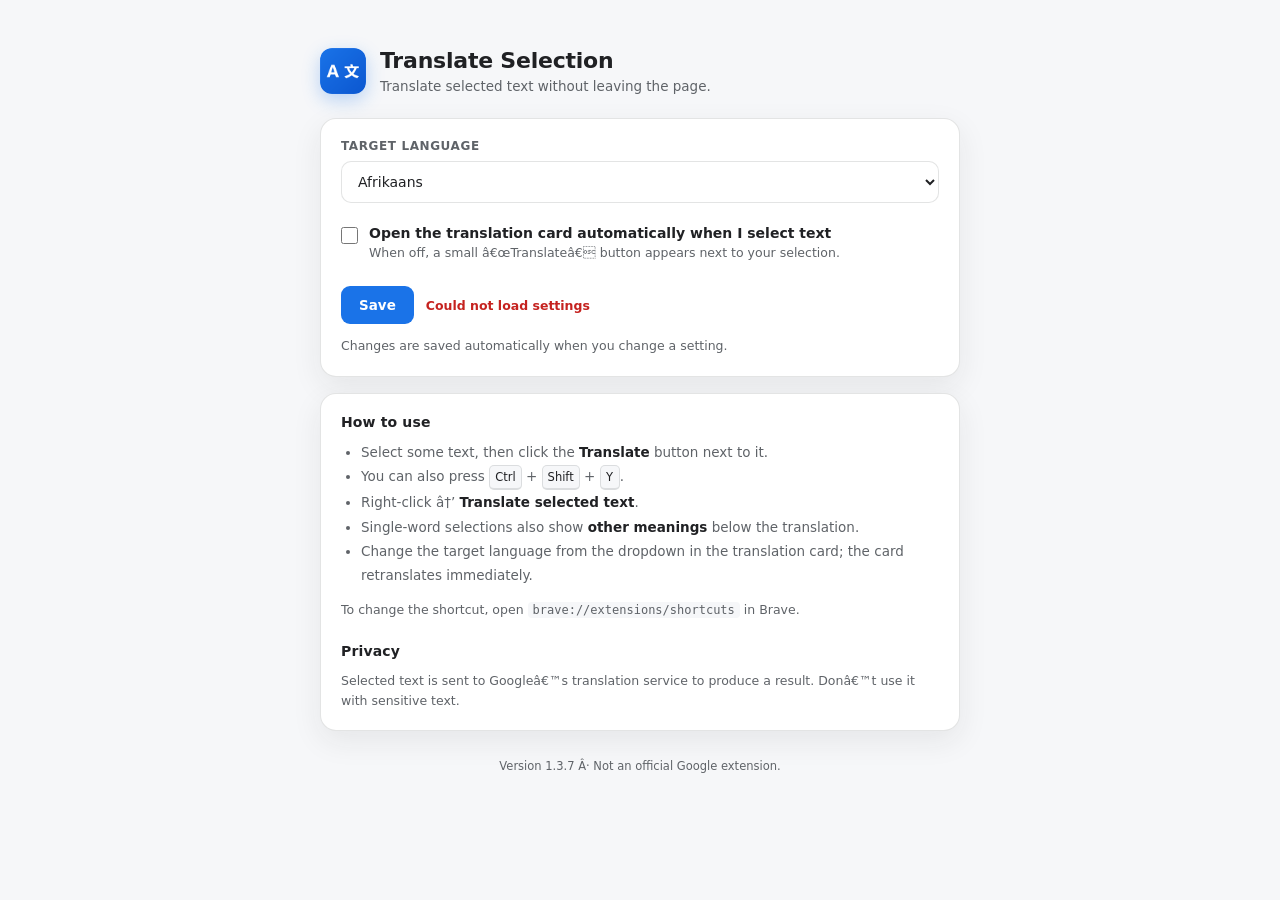
<file: options.html>
<!doctype html>
<html lang="en">
  <head>
    <meta charset="utf-8" />
    <meta name="viewport" content="width=device-width, initial-scale=1" />
    <title>Translate Selection â€” Settings</title>
    <link rel="stylesheet" href="options.css" />
  </head>
  <body>
    <main class="wrap">
      <header class="hero">
        <img
          class="logo"
          src="icons/icon128.png"
          alt=""
          aria-hidden="true"
        />
        <div>
          <h1>Translate Selection</h1>
          <p>Translate selected text without leaving the page.</p>
        </div>
      </header>

      <section class="card">
        <label class="field" for="targetLang">
          <span class="field-label">Target language</span>
          <select id="targetLang"></select>
        </label>

        <label class="check">
          <input id="autoTranslate" type="checkbox" />
          <span>
            <span class="check-title">
              Open the translation card automatically when I select text
            </span>
            <span class="check-hint">
              When off, a small â€œTranslateâ€ button appears next to your selection.
            </span>
          </span>
        </label>

        <div class="actions">
          <button id="save" class="save" type="button">Save</button>
          <span id="status" class="status" role="status" aria-live="polite"></span>
        </div>
        <p class="note">Changes are saved automatically when you change a setting.</p>
      </section>

      <section class="card help">
        <h2>How to use</h2>
        <ul>
          <li>Select some text, then click the <strong>Translate</strong> button next to it.</li>
          <li>
            You can also press <kbd>Ctrl</kbd> + <kbd>Shift</kbd> + <kbd>Y</kbd>.
          </li>
          <li>Right-click â†’ <strong>Translate selected text</strong>.</li>
          <li>
            Single-word selections also show <strong>other meanings</strong> below
            the translation.
          </li>
          <li>
            Change the target language from the dropdown in the translation
            card; the card retranslates immediately.
          </li>
        </ul>
        <p class="note">
          To change the shortcut, open
          <code>brave://extensions/shortcuts</code> in Brave.
        </p>

        <h2>Privacy</h2>
        <p class="note">
          Selected text is sent to Googleâ€™s translation service to produce a
          result. Donâ€™t use it with sensitive text.
        </p>
      </section>

      <footer class="foot">
        Version 1.3.7 Â· Not an official Google extension.
      </footer>
    </main>

    <script src="languages.js"></script>
    <script src="options.js"></script>
  </body>
</html>
</file>
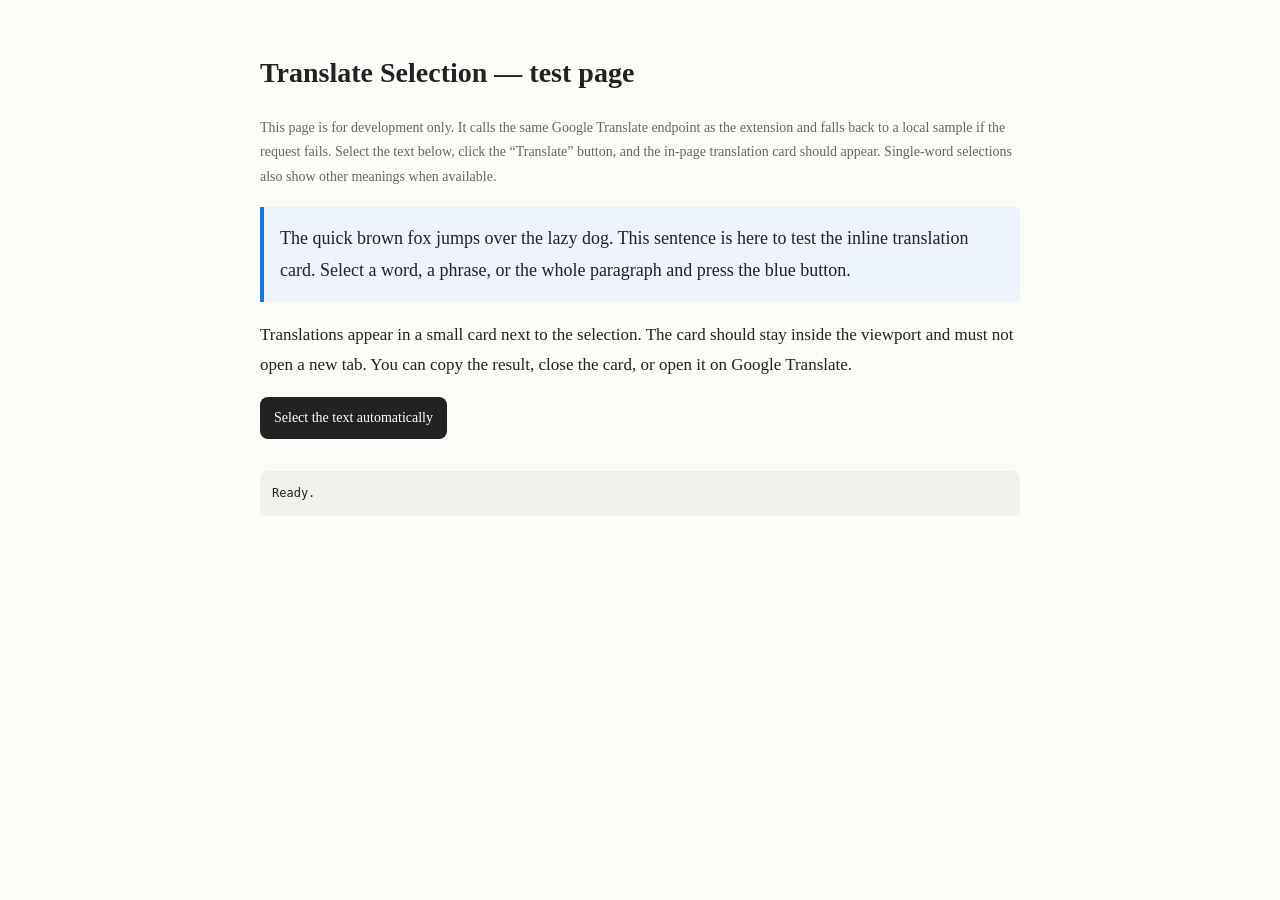
<file: test/harness.html>
<!doctype html>
<html lang="en">
  <head>
    <meta charset="utf-8" />
    <meta name="viewport" content="width=device-width, initial-scale=1" />
    <title>Translate Selection — local test</title>
    <style>
      body {
        max-width: 760px;
        margin: 48px auto;
        padding: 0 20px;
        background: #fbfbf8;
        color: #222;
        font-family: Georgia, "Times New Roman", serif;
        line-height: 1.75;
      }
      h1 {
        font-size: 28px;
      }
      #p1 {
        padding: 16px;
        border-left: 4px solid #1a73e8;
        background: #eef4fe;
        font-size: 18px;
      }
      #p2 {
        font-size: 17px;
      }
      button {
        padding: 9px 14px;
        border: 0;
        border-radius: 8px;
        background: #222;
        color: #fff;
        font: inherit;
        font-size: 14px;
        cursor: pointer;
      }
      #log {
        margin-top: 32px;
        padding: 12px;
        border-radius: 8px;
        background: #f0f0ec;
        font-family: Consolas, monospace;
        font-size: 12px;
        white-space: pre-wrap;
      }
      .note {
        color: #666;
        font-size: 14px;
      }
    </style>
  </head>
  <body>
    <h1>Translate Selection — test page</h1>
    <p class="note">
      This page is for development only. It calls the same Google Translate
      endpoint as the extension and falls back to a local sample if the request
      fails. Select the text below, click the “Translate” button, and the
      in-page translation card should appear. Single-word selections also show
      other meanings when available.
    </p>

    <p id="p1">
      The quick brown fox jumps over the lazy dog. This sentence is here to test
      the inline translation card. Select a word, a phrase, or the whole
      paragraph and press the blue button.
    </p>

    <p id="p2">
      Translations appear in a small card next to the selection. The card should
      stay inside the viewport and must not open a new tab. You can copy the
      result, close the card, or open it on Google Translate.
    </p>

    <button id="selectButton" type="button">Select the text automatically</button>
    <pre id="log">Ready.</pre>

    <script>
      const MOCK_WORDS = {
        select: 'seç',
        word: 'kelime',
        phrase: 'ifade',
        whole: 'tamamı',
        paragraph: 'paragraf',
        press: 'bas',
        the: '(belirli tanımlık)',
        blue: 'mavi',
        button: 'düğme',
        quick: 'hızlı',
        brown: 'kahverengi',
        fox: 'tilki',
        jumps: 'zıplar',
        over: 'üzerinden',
        lazy: 'tembel',
        dog: 'köpek',
        this: 'bu',
        sentence: 'cümle',
        is: 'dir',
        here: 'burada',
        to: '-e/-a',
        test: 'test etmek',
        inline: 'satır içi',
        translation: 'çeviri',
        translations: 'çeviriler',
        card: 'kart',
        appear: 'görünür',
        in: 'içinde',
        a: 'bir',
        small: 'küçük',
        next: 'yanında',
        selection: 'seçim',
        should: 'malı/meli',
        stay: 'kal',
        inside: 'içinde',
        viewport: 'görünüm alanı',
        and: 've',
        must: 'zorunda',
        not: 'değil',
        open: 'aç',
        new: 'yeni',
        tab: 'sekme',
        you: 'sen',
        can: '-ebilir',
        copy: 'kopyala',
        result: 'sonuç',
        close: 'kapat',
        it: 'onu',
        on: 'üzerinde',
        google: 'Google',
        translate: 'çevir'
      };

      const MOCK_ALTERNATIVES = {
        quick: [{ pos: 'adjective', words: ['çabuk', 'süratli', 'ani'] }],
        brown: [{ pos: 'adjective', words: ['kahverengimsi', 'esmer'] }],
        fox: [{ pos: 'noun', words: ['kurnaz kimse'] }],
        select: [{ pos: 'verb', words: ['seçmek', 'ayırmak', 'tercih etmek'] }],
        word: [{ pos: 'noun', words: ['sözcük', 'söz', 'haber'] }],
        phrase: [{ pos: 'noun', words: ['söz öbeği', 'deyim'] }],
        translation: [{ pos: 'noun', words: ['tercüme'] }],
        card: [{ pos: 'noun', words: ['kartvizit', 'isim kartı'] }],
        test: [{ pos: 'verb', words: ['deneme', 'sınav', 'sınamak'] }],
        button: [{ pos: 'noun', words: ['buton'] }],
        blue: [{ pos: 'adjective', words: ['mavimsi', 'hüzünlü'] }],
        small: [{ pos: 'adjective', words: ['ufak', 'minik'] }],
        result: [{ pos: 'noun', words: ['netice', 'akıbet'] }],
        close: [{ pos: 'verb', words: ['kapatmak', 'örtmek'] }],
        open: [{ pos: 'verb', words: ['açmak', 'açık'] }],
        selection: [{ pos: 'noun', words: ['seçme', 'tercih'] }],
        viewport: [{ pos: 'noun', words: ['görüntü alanı'] }],
        translate: [{ pos: 'verb', words: ['tercüme etmek'] }]
      };

      const FULL_TRANSLATIONS = new Map([
        [
          normalize(document.getElementById('p1').textContent),
          'Hızlı kahverengi tilki tembel köpeğin üzerinden atlar. Bu cümle, sayfa içi çeviri kartını test etmek için burada. Bir kelime, bir ifade veya paragrafın tamamını seçip mavi düğmeye basın.'
        ],
        [
          normalize(document.getElementById('p2').textContent),
          'Çeviriler seçimin yanındaki küçük bir kartta görünür. Kart görünüm alanının içinde kalmalı ve yeni bir sekme açmamalıdır. Sonucu kopyalayabilir, kartı kapatabilir veya Google Çeviri’de açabilirsiniz.'
        ]
      ]);

      const MOCK_WORDS_BY_LANG = {
        de: {
          the: 'der/die/das', quick: 'schnell', brown: 'braun', fox: 'Fuchs',
          jumps: 'springt', over: 'über', lazy: 'faul', dog: 'Hund',
          this: 'dieser', sentence: 'Satz', is: 'ist', here: 'hier', to: 'zu',
          test: 'testen', inline: 'inline', translation: 'Übersetzung',
          translations: 'Übersetzungen', card: 'Karte', select: 'auswählen',
          a: 'ein', word: 'Wort', phrase: 'Ausdruck', or: 'oder', whole: 'ganz',
          paragraph: 'Absatz', and: 'und', press: 'drücken', blue: 'blau',
          button: 'Schaltfläche', appear: 'erscheinen', in: 'in', small: 'klein',
          next: 'neben', selection: 'Auswahl', should: 'sollte', stay: 'bleiben',
          inside: 'innerhalb', viewport: 'Ansichtsfenster', must: 'muss',
          not: 'nicht', open: 'öffnen', new: 'neuer', tab: 'Tab', you: 'Sie',
          can: 'können', copy: 'kopieren', result: 'Ergebnis', close: 'schließen',
          it: 'es', on: 'auf', google: 'Google', translate: 'übersetzen'
        },
        fr: {
          the: 'le/la/les', quick: 'rapide', brown: 'brun', fox: 'renard',
          jumps: 'saute', over: 'par-dessus', lazy: 'paresseux', dog: 'chien',
          this: 'cette', sentence: 'phrase', is: 'est', here: 'ici', to: 'à',
          test: 'tester', inline: 'intégré', translation: 'traduction',
          translations: 'traductions', card: 'carte', select: 'sélectionner',
          a: 'un', word: 'mot', phrase: 'expression', or: 'ou', whole: 'tout',
          paragraph: 'paragraphe', and: 'et', press: 'appuyer', blue: 'bleu',
          button: 'bouton', appear: 'apparaître', in: 'dans', small: 'petite',
          next: 'à côté de', selection: 'sélection', should: 'devrait',
          stay: 'rester', inside: 'à l’intérieur', viewport: 'fenêtre',
          must: 'doit', not: 'ne pas', open: 'ouvrir', new: 'nouvel',
          tab: 'onglet', you: 'vous', can: 'pouvez', copy: 'copier',
          result: 'résultat', close: 'fermer', it: 'le', on: 'sur',
          google: 'Google', translate: 'traduire'
        },
        es: {
          the: 'el/la', quick: 'rápido', brown: 'marrón', fox: 'zorro',
          jumps: 'salta', over: 'por encima de', lazy: 'perezoso', dog: 'perro',
          this: 'esta', sentence: 'frase', is: 'es', here: 'aquí', to: 'a',
          test: 'probar', inline: 'integrada', translation: 'traducción',
          translations: 'traducciones', card: 'tarjeta', select: 'seleccionar',
          a: 'un', word: 'palabra', phrase: 'frase', or: 'o', whole: 'todo',
          paragraph: 'párrafo', and: 'y', press: 'pulsar', blue: 'azul',
          button: 'botón', appear: 'aparecer', in: 'en', small: 'pequeña',
          next: 'junto a', selection: 'selección', should: 'debería',
          stay: 'quedarse', inside: 'dentro', viewport: 'ventana',
          must: 'debe', not: 'no', open: 'abrir', new: 'nueva',
          tab: 'pestaña', you: 'puedes', can: 'puedes', copy: 'copiar',
          result: 'resultado', close: 'cerrar', it: 'lo', on: 'en',
          google: 'Google', translate: 'traducir'
        }
      };

      const MOCK_ALTERNATIVES_BY_LANG = {
        de: {
          quick: [{ pos: 'adjective', words: ['rasch', 'flink', 'zügig'] }],
          word: [{ pos: 'noun', words: ['Ausdruck', 'Vokabel'] }],
          select: [{ pos: 'verb', words: ['wählen', 'selektieren'] }]
        },
        fr: {
          quick: [{ pos: 'adjective', words: ['vite', 'prompt'] }],
          word: [{ pos: 'noun', words: ['terme', 'parole'] }],
          select: [{ pos: 'verb', words: ['choisir', 'sélectionner'] }]
        },
        es: {
          quick: [{ pos: 'adjective', words: ['veloz', 'pronto'] }],
          word: [{ pos: 'noun', words: ['término', 'vocablo'] }],
          select: [{ pos: 'verb', words: ['elegir', 'seleccionar'] }]
        },
        en: {
          quick: [{ pos: 'adjective', words: ['fast', 'rapid', 'swift'] }],
          word: [{ pos: 'noun', words: ['term', 'expression'] }]
        }
      };

      const FULL_TRANSLATIONS_BY_LANG = {
        tr: FULL_TRANSLATIONS,
        de: new Map([
          [
            normalize(document.getElementById('p1').textContent),
            'Der schnelle braune Fuchs springt über den faulen Hund. Dieser Satz testet die Übersetzungskarte auf der Seite. Wählen Sie ein Wort, einen Ausdruck oder den ganzen Absatz und drücken Sie die blaue Schaltfläche.'
          ],
          [
            normalize(document.getElementById('p2').textContent),
            'Übersetzungen erscheinen in einer kleinen Karte neben der Auswahl. Die Karte sollte im Ansichtsfenster bleiben und keinen neuen Tab öffnen. Sie können das Ergebnis kopieren, die Karte schließen oder sie in Google Übersetzer öffnen.'
          ]
        ]),
        fr: new Map([
          [
            normalize(document.getElementById('p1').textContent),
            'Le renard brun rapide saute par-dessus le chien paresseux. Cette phrase sert à tester la carte de traduction intégrée. Sélectionnez un mot, une expression ou tout le paragraphe, puis appuyez sur le bouton bleu.'
          ],
          [
            normalize(document.getElementById('p2').textContent),
            'Les traductions apparaissent dans une petite carte à côté de la sélection. La carte doit rester dans la fenêtre et ne pas ouvrir de nouvel onglet. Vous pouvez copier le résultat, fermer la carte ou l’ouvrir dans Google Traduction.'
          ]
        ]),
        es: new Map([
          [
            normalize(document.getElementById('p1').textContent),
            'El rápido zorro marrón salta sobre el perro perezoso. Esta frase sirve para probar la tarjeta de traducción integrada. Selecciona una palabra, una frase o todo el párrafo y pulsa el botón azul.'
          ],
          [
            normalize(document.getElementById('p2').textContent),
            'Las traducciones aparecen en una pequeña tarjeta junto a la selección. La tarjeta debe permanecer dentro de la ventana y no abrir una pestaña nueva. Puedes copiar el resultado, cerrar la tarjeta o abrirlo en Google Traductor.'
          ]
        ]),
        en: new Map([
          [normalize(document.getElementById('p1').textContent), normalize(document.getElementById('p1').textContent)],
          [normalize(document.getElementById('p2').textContent), normalize(document.getElementById('p2').textContent)]
        ])
      };

      function normalize(text) {
        return String(text || '').replace(/\s+/g, ' ').trim();
      }

      function mockTranslate(text, targetLang) {
        const lang = targetLang || 'tr';
        const selected = normalize(text);
        const full = FULL_TRANSLATIONS_BY_LANG[lang];
        if (full && full.has(selected)) return full.get(selected);

        if (lang === 'en') return selected;

        const key = selected
          .toLowerCase()
          .replace(/^[.,!?;:'"“”()\[\]]+|[.,!?;:'"“”()\[\]]+$/g, '');
        if (!key) return selected;

        const words = lang === 'tr' ? MOCK_WORDS : MOCK_WORDS_BY_LANG[lang];
        if (!words) return `(${lang}) ${selected}`;

        const translated = key
          .split(/\s+/)
          .map((word) => words[word] || word)
          .join(' ');

        return lang !== 'tr' && translated === selected
          ? `(${lang}) ${selected}`
          : translated;
      }

      function mockAlternatives(targetLang, key) {
        const map =
          targetLang === 'tr'
            ? MOCK_ALTERNATIVES
            : MOCK_ALTERNATIVES_BY_LANG[targetLang] || {};
        return map[key] || [];
      }

      function parseRealAlternatives(data, primary, source) {
        const posNames = {
          isim: 'noun',
          fiil: 'verb',
          sıfat: 'adjective',
          zarf: 'adverb',
          zamir: 'pronoun',
          edat: 'preposition',
          bağlaç: 'conjunction',
          ünlem: 'interjection'
        };
        const seen = new Set(
          [primary, source]
            .map((value) => String(value || '').trim().toLocaleLowerCase())
            .filter(Boolean)
        );
        const groups = [];
        const entries = Array.isArray(data?.[1]) ? data[1] : [];

        for (const entry of entries) {
          if (!Array.isArray(entry)) continue;
          const words = [];
          for (const meaning of Array.isArray(entry[1]) ? entry[1] : []) {
            if (typeof meaning !== 'string') continue;
            const word = meaning.trim();
            const key = word.toLocaleLowerCase();
            if (!word || seen.has(key)) continue;
            seen.add(key);
            words.push(word);
            if (seen.size >= 61) break;
          }
          if (words.length) {
            const pos = String(entry[0] || 'Meaning');
            groups.push({
              pos: posNames[pos.toLocaleLowerCase()] || pos,
              words
            });
          }
        }

        return groups;
      }

      async function requestReal(text, targetLang) {
        const singleWord = Boolean(normalize(text)) && !/\s/.test(normalize(text));
        const url = new URL('https://translate.googleapis.com/translate_a/single');
        url.searchParams.set('client', 'gtx');
        url.searchParams.set('sl', 'auto');
        url.searchParams.set('tl', targetLang || 'tr');
        url.searchParams.append('dt', 't');
        if (singleWord) url.searchParams.append('dt', 'bd');
        url.searchParams.set('q', text);

        const controller = new AbortController();
        const timeout = setTimeout(() => controller.abort(), 10000);
        try {
          const response = await fetch(url.toString(), { signal: controller.signal });
          if (!response.ok) throw new Error(`HTTP ${response.status}`);
          const data = await response.json();
          const translated = Array.isArray(data?.[0])
            ? data[0]
                .map((part) => (Array.isArray(part) ? part[0] || '' : ''))
                .join('')
                .trim()
            : '';
          if (!translated) throw new Error('Empty translation');
          return {
            translated,
            detected: typeof data?.[2] === 'string' ? data[2] : 'en',
            alternatives: singleWord
              ? parseRealAlternatives(data, translated, normalize(text))
              : []
          };
        } finally {
          clearTimeout(timeout);
        }
      }

      async function realTranslate(text, targetLang) {
        try {
          return await requestReal(text, targetLang);
        } catch (error) {
          await new Promise((resolve) => setTimeout(resolve, 250));
          return requestReal(text, targetLang);
        }
      }

      window.chrome = {
        runtime: {
          id: 'test-extension',
          lastError: null,
          sendMessage(message, callback) {
            if (message.type === 'translate') {
              const targetLang = message.targetLang || 'tr';
              realTranslate(message.text, targetLang)
                .then((result) => callback(result))
                .catch(() => {
                  setTimeout(() => {
                    const selected = normalize(message.text);
                    const key = selected
                      .toLowerCase()
                      .replace(/^[.,!?;:'"“”()\[\]]+|[.,!?;:'"“”()\[\]]+$/g, '');
                    const singleWord = Boolean(selected) && !/\s/.test(selected);
                    callback({
                      translated: mockTranslate(message.text, targetLang),
                      detected: 'en',
                      alternatives: singleWord
                        ? mockAlternatives(targetLang, key)
                        : []
                    });
                  }, 300);
                });
            } else if (message.type === 'openTab') {
              if (callback) callback();
            }
          },
          onMessage: { addListener() {} }
        },
        storage: {
          sync: {
            get(defaults, callback) {
              callback(defaults);
            },
            set(values, callback) {
              if (callback) callback();
            }
          },
          onChanged: { addListener() {} }
        }
      };
    </script>
    <script src="../languages.js"></script>
    <script src="../content.js"></script>
    <script>
      const paragraph = document.getElementById('p1');
      const log = document.getElementById('log');

      document.getElementById('selectButton').addEventListener('click', () => {
        const range = document.createRange();
        range.selectNodeContents(paragraph);
        const selection = window.getSelection();
        selection.removeAllRanges();
        selection.addRange(range);
        paragraph.dispatchEvent(
          new MouseEvent('mouseup', { bubbles: true, button: 0 })
        );
        log.textContent = 'Text selected, mouseup dispatched.';
      });
    </script>
  </body>
</html>
</file>
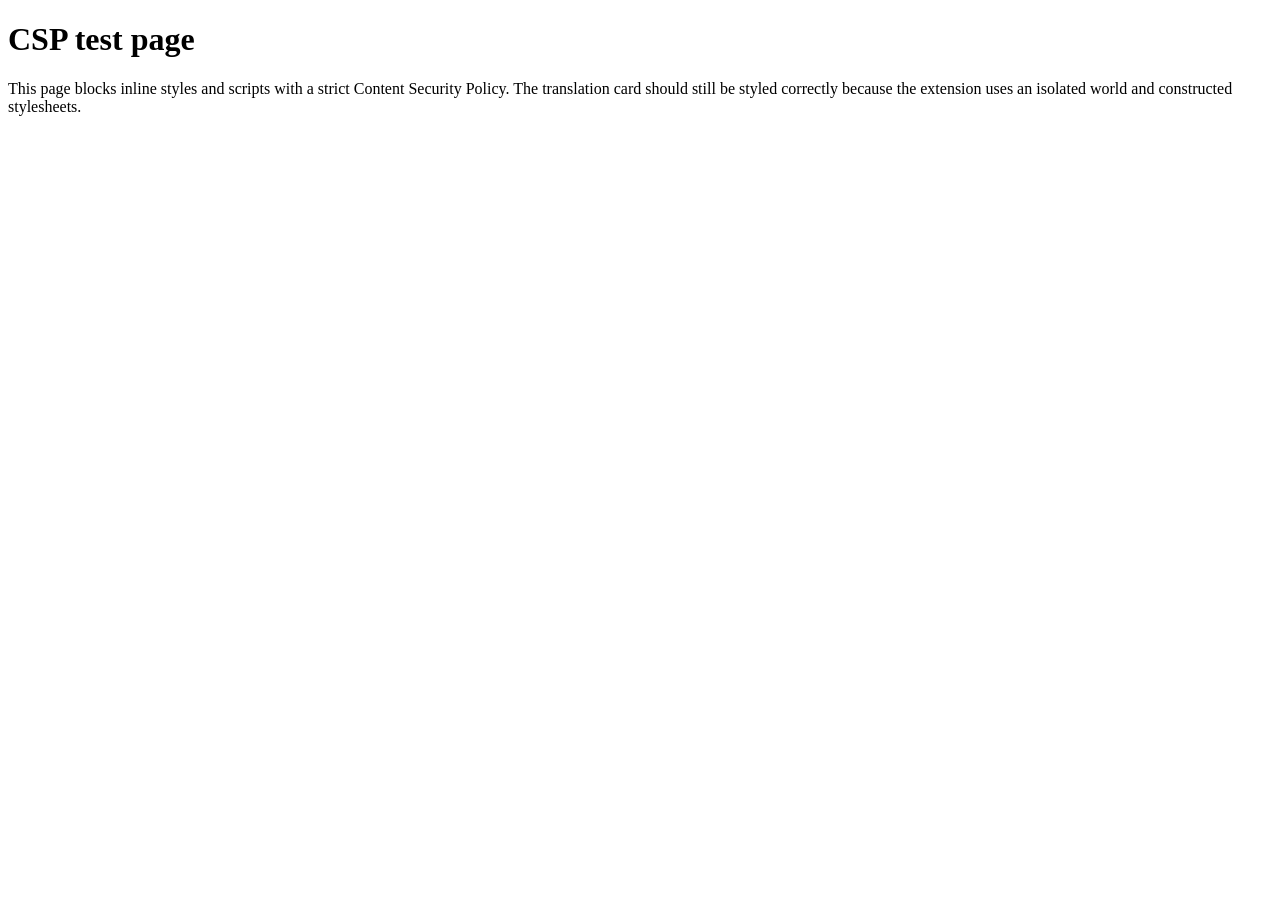
<file: test/live-csp.html>
<!doctype html>
<html lang="en">
  <head>
    <meta charset="utf-8" />
    <meta
      http-equiv="Content-Security-Policy"
      content="default-src 'none'; style-src 'none'; script-src 'none'; img-src 'none'"
    />
    <title>CSP test page</title>
  </head>
  <body>
    <h1>CSP test page</h1>
    <p id="p1">
      This page blocks inline styles and scripts with a strict Content Security
      Policy. The translation card should still be styled correctly because the
      extension uses an isolated world and constructed stylesheets.
    </p>
  </body>
</html>
</file>
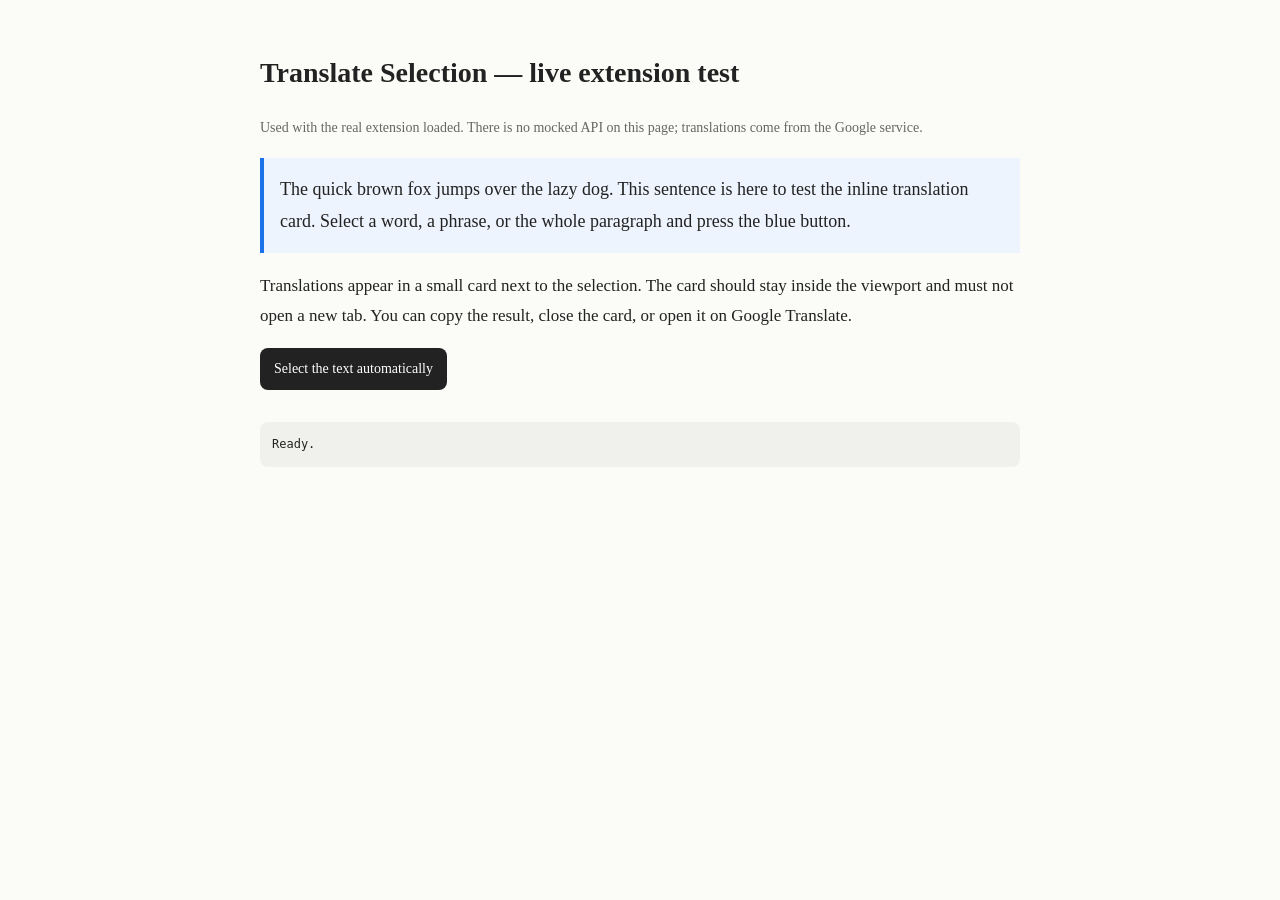
<file: test/live.html>
<!doctype html>
<html lang="en">
  <head>
    <meta charset="utf-8" />
    <meta name="viewport" content="width=device-width, initial-scale=1" />
    <title>Translate Selection — live extension test</title>
    <style>
      body {
        max-width: 760px;
        margin: 48px auto;
        padding: 0 20px;
        background: #fbfbf8;
        color: #222;
        font-family: Georgia, "Times New Roman", serif;
        line-height: 1.75;
      }
      h1 {
        font-size: 28px;
      }
      #p1 {
        padding: 16px;
        border-left: 4px solid #1a73e8;
        background: #eef4fe;
        font-size: 18px;
      }
      #p2 {
        font-size: 17px;
      }
      button {
        padding: 9px 14px;
        border: 0;
        border-radius: 8px;
        background: #222;
        color: #fff;
        font: inherit;
        font-size: 14px;
        cursor: pointer;
      }
      #log {
        margin-top: 32px;
        padding: 12px;
        border-radius: 8px;
        background: #f0f0ec;
        font-family: Consolas, monospace;
        font-size: 12px;
        white-space: pre-wrap;
      }
      .note {
        color: #666;
        font-size: 14px;
      }
    </style>
  </head>
  <body>
    <h1>Translate Selection — live extension test</h1>
    <p class="note">
      Used with the real extension loaded. There is no mocked API on this page;
      translations come from the Google service.
    </p>

    <p id="p1">
      The quick brown fox jumps over the lazy dog. This sentence is here to test
      the inline translation card. Select a word, a phrase, or the whole
      paragraph and press the blue button.
    </p>

    <p id="p2">
      Translations appear in a small card next to the selection. The card should
      stay inside the viewport and must not open a new tab. You can copy the
      result, close the card, or open it on Google Translate.
    </p>

    <button id="selectButton" type="button">Select the text automatically</button>
    <pre id="log">Ready.</pre>

    <script>
      const paragraph = document.getElementById('p1');
      const log = document.getElementById('log');

      document.getElementById('selectButton').addEventListener('click', () => {
        const range = document.createRange();
        range.selectNodeContents(paragraph);
        const selection = window.getSelection();
        selection.removeAllRanges();
        selection.addRange(range);
        paragraph.dispatchEvent(
          new MouseEvent('mouseup', { bubbles: true, button: 0 })
        );
        log.textContent = 'Text selected, mouseup dispatched.';
      });
    </script>
  </body>
</html>
</file>
<file: options.css>
:root {
  color-scheme: light dark;
  --bg: #f6f7f9;
  --card: #ffffff;
  --text: #202124;
  --muted: #5f6368;
  --border: rgba(60, 64, 67, 0.14);
  --accent: #1a73e8;
  --accent-strong: #1765cc;
  --shadow: 0 10px 30px rgba(32, 33, 36, 0.08);
}

@media (prefers-color-scheme: dark) {
  :root {
    --bg: #17181a;
    --card: #202124;
    --text: #e8eaed;
    --muted: #9aa0a6;
    --border: rgba(255, 255, 255, 0.12);
    --accent: #8ab4f8;
    --accent-strong: #aecbfa;
    --shadow: 0 10px 30px rgba(0, 0, 0, 0.4);
  }
}

* {
  box-sizing: border-box;
}

body {
  margin: 0;
  background: var(--bg);
  color: var(--text);
  font-family: "Segoe UI", system-ui, -apple-system, Roboto, Arial, sans-serif;
  -webkit-font-smoothing: antialiased;
}

.wrap {
  width: min(640px, calc(100% - 32px));
  margin: 0 auto;
  padding: 48px 0 64px;
}

.hero {
  display: flex;
  align-items: center;
  gap: 14px;
  margin-bottom: 24px;
}

.logo {
  display: block;
  width: 46px;
  height: 46px;
  flex: none;
  border-radius: 12px;
  object-fit: contain;
  box-shadow: 0 6px 18px rgba(26, 115, 232, 0.28);
}

.hero h1 {
  margin: 0 0 3px;
  font-size: 22px;
  line-height: 1.2;
  letter-spacing: -0.01em;
}

.hero p {
  margin: 0;
  color: var(--muted);
  font-size: 13.5px;
}

.card {
  margin-bottom: 16px;
  padding: 20px;
  border: 1px solid var(--border);
  border-radius: 16px;
  background: var(--card);
  box-shadow: var(--shadow);
}

.field {
  display: block;
}

.field-label {
  display: block;
  margin-bottom: 8px;
  color: var(--muted);
  font-size: 12px;
  font-weight: 700;
  letter-spacing: 0.05em;
  text-transform: uppercase;
}

select {
  width: 100%;
  height: 42px;
  padding: 0 12px;
  border: 1px solid var(--border);
  border-radius: 10px;
  background: var(--card);
  color: var(--text);
  font: inherit;
  font-size: 14px;
  outline: none;
  cursor: pointer;
}

select:focus-visible {
  border-color: var(--accent);
  box-shadow: 0 0 0 3px rgba(26, 115, 232, 0.16);
}

.check {
  display: flex;
  align-items: flex-start;
  gap: 11px;
  margin-top: 22px;
  cursor: pointer;
}

.check input {
  width: 17px;
  height: 17px;
  margin: 2px 0 0;
  accent-color: var(--accent);
  flex: none;
  cursor: pointer;
}

.check-title {
  display: block;
  font-size: 14px;
  font-weight: 600;
}

.check-hint {
  display: block;
  margin-top: 3px;
  color: var(--muted);
  font-size: 12.5px;
  line-height: 1.45;
}

.actions {
  display: flex;
  align-items: center;
  gap: 12px;
  margin-top: 24px;
}

.save {
  height: 38px;
  padding: 0 18px;
  border: 0;
  border-radius: 9px;
  background: var(--accent);
  color: #fff;
  font: inherit;
  font-size: 13.5px;
  font-weight: 600;
  cursor: pointer;
  transition: background-color 0.15s ease, transform 0.1s ease;
}

.save:hover {
  background: var(--accent-strong);
}

.save:active {
  transform: scale(0.98);
}

.save:disabled {
  opacity: 0.6;
  cursor: default;
}

.save:focus-visible {
  outline: 2px solid var(--accent);
  outline-offset: 3px;
}

.status {
  color: #188038;
  font-size: 12.5px;
  font-weight: 600;
  opacity: 0;
  transition: opacity 0.18s ease;
}

.status.show {
  opacity: 1;
}

.status.error {
  color: #c5221f;
}

.help h2 {
  margin: 0 0 10px;
  font-size: 14px;
  letter-spacing: 0.01em;
}

.help h2:not(:first-child) {
  margin-top: 24px;
}

.help ul {
  margin: 0;
  padding-left: 20px;
  color: var(--muted);
  font-size: 13.5px;
  line-height: 1.8;
}

.help strong {
  color: var(--text);
}

kbd {
  display: inline-block;
  min-width: 20px;
  padding: 1px 5px;
  border: 1px solid var(--border);
  border-bottom-width: 2px;
  border-radius: 5px;
  background: var(--bg);
  color: var(--text);
  font-family: inherit;
  font-size: 11.5px;
  text-align: center;
}

code {
  padding: 1px 5px;
  border-radius: 4px;
  background: var(--bg);
  font-family: ui-monospace, Consolas, monospace;
  font-size: 12px;
}

.note {
  margin: 12px 0 0;
  color: var(--muted);
  font-size: 12.5px;
  line-height: 1.55;
}

.foot {
  margin-top: 28px;
  color: var(--muted);
  font-size: 11.5px;
  text-align: center;
}
</file>
